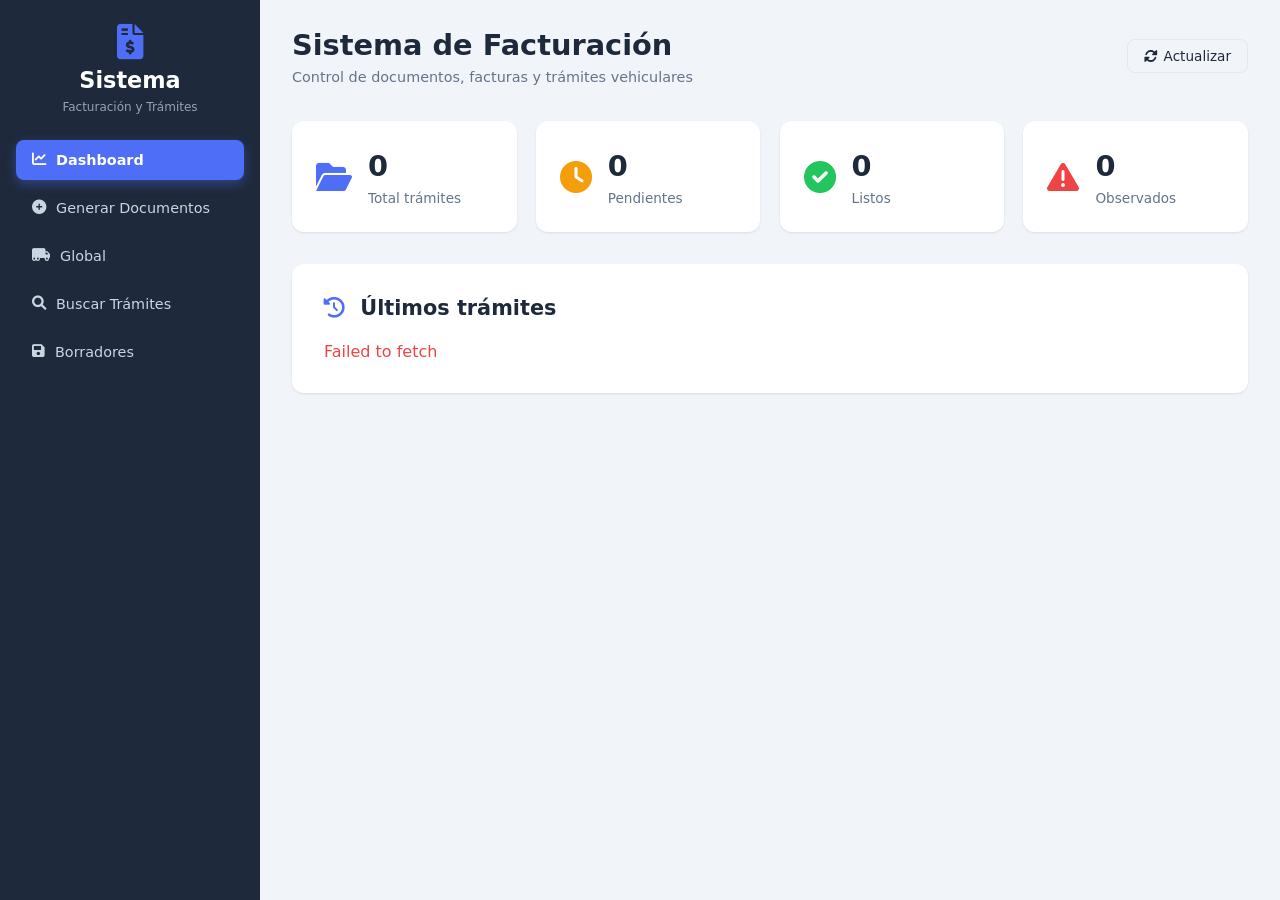
<file: index.html>
<!DOCTYPE html>
<html lang="es">
<head>
  <meta charset="UTF-8" />
  <meta name="viewport" content="width=device-width, initial-scale=1.0" />
  <title>Sistema de Facturación | Vehículos</title>

  <link rel="stylesheet" href="https://cdnjs.cloudflare.com/ajax/libs/font-awesome/6.0.0-beta3/css/all.min.css" />
  <link rel="stylesheet" href="styles.css" />
</head>
<body>

<!-- Loader Global Personalizado -->
<div id="globalLoader" class="global-loader">
  <div class="loader-spinner"></div>
  <p>Procesando...</p>
</div>

<!-- Contenedor de notificaciones Toast -->
<div id="toastContainer" class="toast-container"></div>

<div class="app">

  <aside class="sidebar">
    <div class="brand">
      <i class="fas fa-file-invoice-dollar"></i>
      <h2>Sistema</h2>
      <p>Facturación y Trámites</p>
    </div>

    <button class="nav-btn active" data-section="dashboard">
      <i class="fas fa-chart-line"></i> Dashboard
    </button>

    <button class="nav-btn" data-section="generar">
      <i class="fas fa-plus-circle"></i> Generar Documentos
    </button>

    <button class="nav-btn" data-section="global">
      <i class="fas fa-truck-moving"></i> Global
    </button>

    <button class="nav-btn" data-section="buscar">
      <i class="fas fa-search"></i> Buscar Trámites
    </button>

    <button class="nav-btn" data-section="borradores">
      <i class="fas fa-save"></i> Borradores
    </button>
  </aside>

  <main class="main">

    <header class="topbar">
      <div>
        <h1>Sistema de Facturación</h1>
        <p>Control de documentos, facturas y trámites vehiculares</p>
      </div>

      <button id="btnActualizarDashboard" class="btn-small">
        <i class="fas fa-sync-alt"></i> Actualizar
      </button>
    </header>

    <section id="section-dashboard" class="page-section active">
      <div class="cards">
        <div class="card">
          <i class="fas fa-folder-open"></i>
          <div>
            <h3 id="dashTotal">0</h3>
            <p>Total trámites</p>
          </div>
        </div>

        <div class="card warning">
          <i class="fas fa-clock"></i>
          <div>
            <h3 id="dashPendientes">0</h3>
            <p>Pendientes</p>
          </div>
        </div>

        <div class="card success">
          <i class="fas fa-check-circle"></i>
          <div>
            <h3 id="dashListos">0</h3>
            <p>Listos</p>
          </div>
        </div>

        <div class="card danger">
          <i class="fas fa-exclamation-triangle"></i>
          <div>
            <h3 id="dashObservados">0</h3>
            <p>Observados</p>
          </div>
        </div>
      </div>

      <div class="panel">
        <h2><i class="fas fa-history"></i> Últimos trámites</h2>
        <div id="ultimosTramites" class="tramites-list">
          <!-- Skeleton loader se insertará vía JS -->
        </div>
      </div>
    </section>

    <section id="section-generar" class="page-section">
      <div class="panel">
        <h2><i class="fas fa-file-pdf"></i> Generar documentos</h2>
        <p class="muted">Complete todos los datos para generar FAC, CP y MF.</p>

        <div class="form-content">

          <div class="section">
            <h3><i class="fas fa-user-check"></i> Datos del Vendedor</h3>
            <div class="row">
              <div class="form-group">
                <label><i class="fas fa-user"></i> Nombre Completo *</label>
                <input type="text" id="v_nombre" placeholder="Ej: Juan Pérez" />
              </div>
              <div class="form-group">
                <label><i class="fas fa-phone-alt"></i> Teléfono *</label>
                <input type="tel" id="v_telefono" placeholder="61234567" />
              </div>
              <div class="form-group">
                <label><i class="fas fa-envelope"></i> Correo Electrónico</label>
                <input type="email" id="v_correo" placeholder="juan@ejemplo.com" />
              </div>
              <div class="form-group">
                <label><i class="fas fa-id-card"></i> Identificación</label>
                <input type="text" id="v_id" placeholder="8-123-456" />
              </div>
            </div>
          </div>

          <div class="section">
            <h3><i class="fas fa-users"></i> Datos del Cliente</h3>
            <div class="row">
              <div class="form-group">
                <label><i class="fas fa-user-tie"></i> Nombre Completo *</label>
                <input type="text" id="c_nombre" placeholder="Ej: María Gómez" />
              </div>
              <div class="form-group">
                <label><i class="fas fa-phone-alt"></i> Teléfono</label>
                <input type="tel" id="c_telefono" placeholder="69876543" />
              </div>
              <div class="form-group">
                <label><i class="fas fa-id-card"></i> Identificación</label>
                <input type="text" id="c_id" placeholder="8-789-123" />
              </div>
              <div class="form-group">
                <label><i class="fas fa-envelope"></i> Correo Electrónico</label>
                <input type="email" id="c_correo" placeholder="maria@ejemplo.com" />
              </div>
            </div>
          </div>

          <div class="section">
            <h3><i class="fas fa-file-invoice"></i> Datos del Documento</h3>
            <div class="row">
              <div class="form-group">
                <label><i class="fas fa-hashtag"></i> Número de Factura *</label>
                <input type="text" id="numero_factura" placeholder="Ej: 000111" />
              </div>
              <div class="form-group">
                <label><i class="fas fa-calendar-alt"></i> Fecha opcional</label>
                <input type="date" id="fecha" />
              </div>
            </div>
          </div>

          <div class="section">
            <h3><i class="fas fa-car"></i> Datos del Vehículo</h3>
            <div class="row">
              <div class="form-group">
                <label><i class="fas fa-trademark"></i> Marca *</label>
                <input type="text" id="marca" placeholder="Toyota, Honda, etc" />
              </div>
              <div class="form-group">
                <label><i class="fas fa-code-branch"></i> Modelo *</label>
                <input type="text" id="modelo" placeholder="Hilux, Civic, etc" />
              </div>
              <div class="form-group">
                <label><i class="fas fa-barcode"></i> Chasis</label>
                <input type="text" id="chasis" placeholder="Número de chasis" />
              </div>
              <div class="form-group">
                <label><i class="fas fa-microchip"></i> Motor</label>
                <input type="text" id="motor" placeholder="Número de motor" />
              </div>
              <div class="form-group">
                <label><i class="fas fa-palette"></i> Color</label>
                <input type="text" id="color" placeholder="Blanco, Negro, etc" />
              </div>
              <div class="form-group">
                <label><i class="fas fa-calendar"></i> Año</label>
                <input type="text" id="anio" placeholder="2022" />
              </div>
            </div>
          </div>

          <div class="section">
            <h3><i class="fas fa-coins"></i> Costos</h3>
            <div class="row">
              <div class="form-group">
                <label><i class="fas fa-dollar-sign"></i> Precio Unitario *</label>
                <input type="number" id="precio" placeholder="0.00" step="0.01" />
              </div>
              <div class="form-group">
                <label><i class="fas fa-truck-fast"></i> Flete</label>
                <input type="number" id="flete" placeholder="0.00" step="0.01" />
              </div>
              <div class="form-group">
                <label><i class="fas fa-shield-alt"></i> Seguro</label>
                <input type="number" id="seguro" placeholder="0.00" step="0.01" />
              </div>
            </div>
          </div>

          <button id="btnGenerar">
            <i class="fas fa-file-pdf"></i> Generar Documentos
          </button>

          <button id="btnGuardarBorradorFactura" class="btn-secondary" type="button">
            <i class="fas fa-save"></i> Guardar como borrador
          </button>

          <div id="resultados" class="resultados"></div>
          <div id="error" class="error"></div>

        </div>
      </div>
    </section>

    <section id="section-global" class="page-section">
      <div class="panel">
        <h2><i class="fas fa-truck-moving"></i> Manifiesto de Carga Global</h2>
        <p class="muted">
          El sistema buscará cada factura en el historial. Si no existe, despliega los datos manuales del auto correspondiente.
        </p>

        <div class="form-content">

          <div class="section">
            <h3><i class="fas fa-car-side"></i> Cantidad de autos</h3>

            <div class="row">
              <div class="form-group">
                <label><i class="fas fa-list-ol"></i> Autos en la grúa *</label>
                <select id="global_cantidad">
                  <option value="1">1 auto</option>
                  <option value="2">2 autos</option>
                  <option value="3">3 autos</option>
                </select>
              </div>
            </div>
          </div>

          <div class="section">
            <h3><i class="fas fa-file-invoice"></i> Facturas de los autos</h3>

            <div class="row">
              <div class="form-group" id="grupo_global_fac1">
                <label><i class="fas fa-hashtag"></i> Factura auto 1 *</label>
                <input type="text" id="global_fac1" placeholder="Ej: 000111" />
              </div>

              <div class="form-group" id="grupo_global_fac2">
                <label><i class="fas fa-hashtag"></i> Factura auto 2 *</label>
                <input type="text" id="global_fac2" placeholder="Ej: 000222" />
              </div>

              <div class="form-group" id="grupo_global_fac3">
                <label><i class="fas fa-hashtag"></i> Factura auto 3 *</label>
                <input type="text" id="global_fac3" placeholder="Ej: 000333" />
              </div>
            </div>

            <p class="muted">
              Nombre generado: <strong id="global_nombre_preview">GLOBAL</strong>
            </p>
          </div>

          <div class="manual-global-box" id="manual_auto1">
            <button type="button" class="btn-small" onclick="toggleManualGlobal(1)">
              <i class="fas fa-pen"></i> Datos manuales auto 1
            </button>

            <div class="manual-content hidden" id="manual_content_1">
              <h4>Datos manuales auto 1</h4>

              <div class="row">
                <div class="form-group">
                  <label>Vendedor</label>
                  <input type="text" id="manual1_vendedor" placeholder="Nombre del vendedor" />
                </div>

                <div class="form-group">
                  <label>Factura</label>
                  <input type="text" id="manual1_factura" placeholder="Ej: 000111" />
                </div>

                <div class="form-group">
                  <label>Cliente</label>
                  <input type="text" id="manual1_cliente" placeholder="Nombre del cliente" />
                </div>

                <div class="form-group">
                  <label>Marca</label>
                  <input type="text" id="manual1_marca" placeholder="Toyota, Honda, etc." />
                </div>

                <div class="form-group">
                  <label>Modelo</label>
                  <input type="text" id="manual1_modelo" placeholder="Hilux, Civic, etc." />
                </div>

                <div class="form-group">
                  <label>Chasis</label>
                  <input type="text" id="manual1_chasis" placeholder="Número de chasis" />
                </div>

                <div class="form-group">
                  <label>Motor</label>
                  <input type="text" id="manual1_motor" placeholder="Número de motor" />
                </div>

                <div class="form-group">
                  <label>Año</label>
                  <input type="text" id="manual1_anio" placeholder="2022" />
                </div>

                <div class="form-group">
                  <label>Color</label>
                  <input type="text" id="manual1_color" placeholder="Blanco, Negro, etc." />
                </div>
              </div>
            </div>
          </div>

          <div class="manual-global-box" id="manual_auto2">
            <button type="button" class="btn-small" onclick="toggleManualGlobal(2)">
              <i class="fas fa-pen"></i> Datos manuales auto 2
            </button>

            <div class="manual-content hidden" id="manual_content_2">
              <h4>Datos manuales auto 2</h4>

              <div class="row">
                <div class="form-group">
                  <label>Vendedor</label>
                  <input type="text" id="manual2_vendedor" placeholder="Nombre del vendedor" />
                </div>

                <div class="form-group">
                  <label>Factura</label>
                  <input type="text" id="manual2_factura" placeholder="Ej: 000222" />
                </div>

                <div class="form-group">
                  <label>Cliente</label>
                  <input type="text" id="manual2_cliente" placeholder="Nombre del cliente" />
                </div>

                <div class="form-group">
                  <label>Marca</label>
                  <input type="text" id="manual2_marca" placeholder="Toyota, Honda, etc." />
                </div>

                <div class="form-group">
                  <label>Modelo</label>
                  <input type="text" id="manual2_modelo" placeholder="Hilux, Civic, etc." />
                </div>

                <div class="form-group">
                  <label>Chasis</label>
                  <input type="text" id="manual2_chasis" placeholder="Número de chasis" />
                </div>

                <div class="form-group">
                  <label>Motor</label>
                  <input type="text" id="manual2_motor" placeholder="Número de motor" />
                </div>

                <div class="form-group">
                  <label>Año</label>
                  <input type="text" id="manual2_anio" placeholder="2022" />
                </div>

                <div class="form-group">
                  <label>Color</label>
                  <input type="text" id="manual2_color" placeholder="Blanco, Negro, etc." />
                </div>
              </div>
            </div>
          </div>

          <div class="manual-global-box" id="manual_auto3">
            <button type="button" class="btn-small" onclick="toggleManualGlobal(3)">
              <i class="fas fa-pen"></i> Datos manuales auto 3
            </button>

            <div class="manual-content hidden" id="manual_content_3">
              <h4>Datos manuales auto 3</h4>

              <div class="row">
                <div class="form-group">
                  <label>Vendedor</label>
                  <input type="text" id="manual3_vendedor" placeholder="Nombre del vendedor" />
                </div>

                <div class="form-group">
                  <label>Factura</label>
                  <input type="text" id="manual3_factura" placeholder="Ej: 000333" />
                </div>

                <div class="form-group">
                  <label>Cliente</label>
                  <input type="text" id="manual3_cliente" placeholder="Nombre del cliente" />
                </div>

                <div class="form-group">
                  <label>Marca</label>
                  <input type="text" id="manual3_marca" placeholder="Toyota, Honda, etc." />
                </div>

                <div class="form-group">
                  <label>Modelo</label>
                  <input type="text" id="manual3_modelo" placeholder="Hilux, Civic, etc." />
                </div>

                <div class="form-group">
                  <label>Chasis</label>
                  <input type="text" id="manual3_chasis" placeholder="Número de chasis" />
                </div>

                <div class="form-group">
                  <label>Motor</label>
                  <input type="text" id="manual3_motor" placeholder="Número de motor" />
                </div>

                <div class="form-group">
                  <label>Año</label>
                  <input type="text" id="manual3_anio" placeholder="2022" />
                </div>

                <div class="form-group">
                  <label>Color</label>
                  <input type="text" id="manual3_color" placeholder="Blanco, Negro, etc." />
                </div>
              </div>
            </div>
          </div>

          <div class="section">
            <h3><i class="fas fa-id-badge"></i> Datos del Conductor</h3>

            <div class="row">
              <div class="form-group">
                <label><i class="fas fa-user"></i> Nombre del conductor *</label>
                <input type="text" id="global_conductor_nombre" placeholder="Ej: Carlos Rodríguez" />
              </div>

              <div class="form-group">
                <label><i class="fas fa-passport"></i> Pasaporte *</label>
                <input type="text" id="global_conductor_pasaporte" placeholder="Ej: PA123456" />
              </div>

              <div class="form-group">
                <label><i class="fas fa-id-card"></i> Licencia *</label>
                <input type="text" id="global_conductor_licencia" placeholder="Ej: LIC98765" />
              </div>

              <div class="form-group">
                <label><i class="fas fa-truck"></i> Placa del cabezal *</label>
                <input type="text" id="global_placa_cabezal" placeholder="Ej: AB1234" />
              </div>

              <div class="form-group">
                <label><i class="fas fa-barcode"></i> Código de transporte *</label>
                <input type="text" id="global_codigo_transporte" placeholder="Ej: TRANS001" />
              </div>
            </div>
          </div>

          <button id="btnGenerarGlobal">
            <i class="fas fa-file-pdf"></i> Generar Manifiesto Global
          </button>

          <button id="btnGuardarBorradorGlobal" class="btn-secondary" type="button">
           <i class="fas fa-save"></i> Guardar global como borrador
          </button>

          <div id="resultadoGlobal" class="resultados"></div>
          <div id="errorGlobal" class="error"></div>

        </div>
      </div>
    </section>

   <section id="section-borradores" class="page-section">
     <div class="panel">
        <h2><i class="fas fa-save"></i> Borradores guardados</h2>
        <p class="muted">
        Aquí aparecen los formularios incompletos guardados para continuar luego.
      </p>

    <div class="draft-top-actions">
      <button id="btnActualizarBorradores" class="btn-small">
        <i class="fas fa-sync-alt"></i> Actualizar borradores
      </button>
    </div>

      <div id="listaBorradores" class="draft-list">
        <p class="muted">Cargando borradores...</p>
         </div>
      </div>
  </section>   

    <section id="section-buscar" class="page-section">
      <div class="panel">
        <h2><i class="fas fa-search"></i> Buscar trámites</h2>
        <p class="muted">Busque por factura, cliente, vendedor, marca, modelo o chasis.</p>

        <div class="search-box">
          <input type="text" id="inputBusqueda" placeholder="Ej: 000111, María, Toyota, Hilux..." />
          <button id="btnBuscar" class="btn-search">
            <i class="fas fa-search"></i> Buscar
          </button>
        </div>

        <div id="resultadosBusqueda" class="tramites-list"></div>
      </div>
    </section>

    <section id="section-detalle" class="page-section">
      <div class="panel">
        <button id="btnVolverBusqueda" class="btn-small">
          <i class="fas fa-arrow-left"></i> Volver
        </button>

        <div id="detalleTramite"></div>
      </div>
    </section>

  </main>
</div>

<script src="script.js"></script>
</body>
</html>
</file>
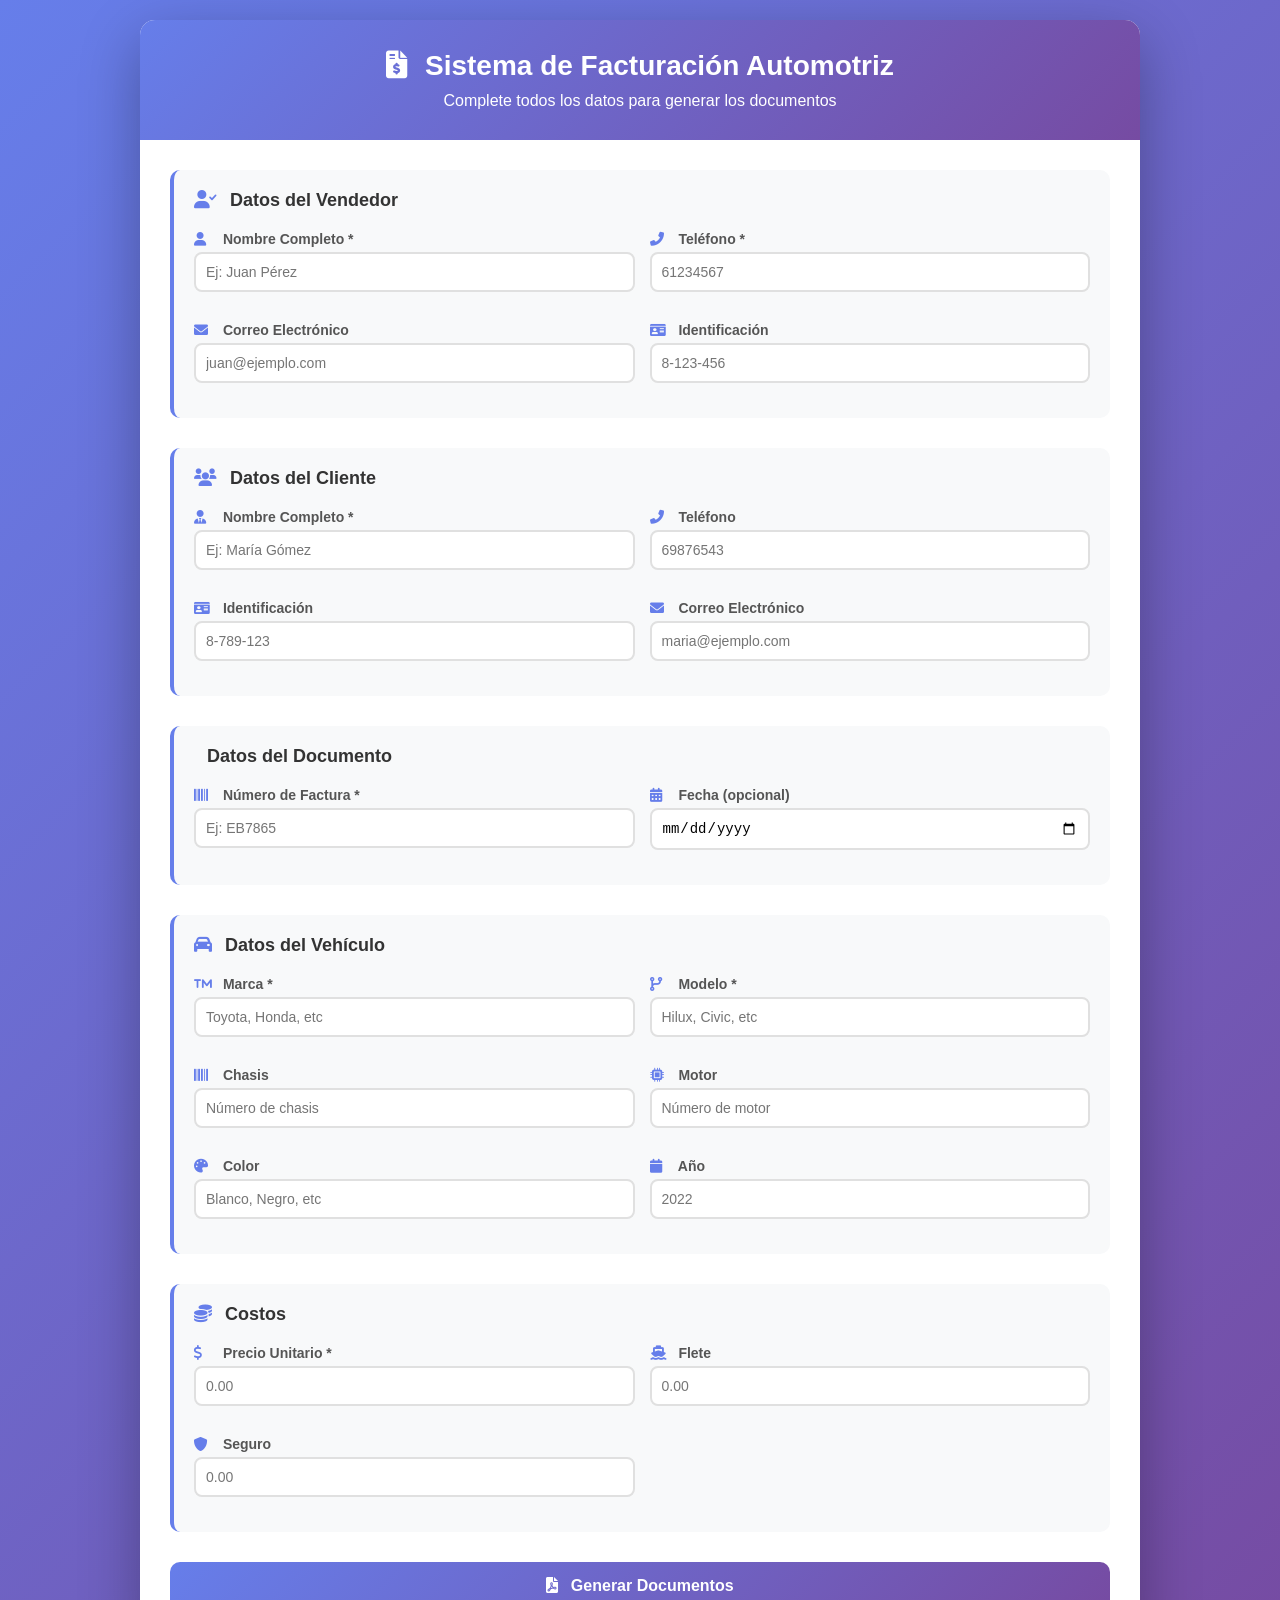
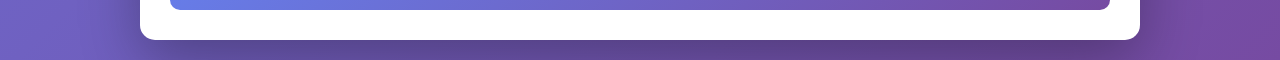
<file: principal/index.html>
<!DOCTYPE html>
<html lang="es">
<head>
  <meta charset="UTF-8" />
  <meta name="viewport" content="width=device-width, initial-scale=1.0" />
  <title>Sistema de Facturación | Vehículos</title>
  <!-- Font Awesome 6 -->
  <link rel="stylesheet" href="https://cdnjs.cloudflare.com/ajax/libs/font-awesome/6.0.0-beta3/css/all.min.css" />
  <!-- Estilos personalizados -->
  <link rel="stylesheet" href="styles.css" />
</head>
<body>

<div class="container">
  <div class="header">
    <h1><i class="fas fa-file-invoice-dollar"></i> Sistema de Facturación Automotriz</h1>
    <p>Complete todos los datos para generar los documentos</p>
  </div>

  <div class="form-content">
    <!-- VENDEDOR -->
    <div class="section">
      <h3><i class="fas fa-user-check"></i> Datos del Vendedor</h3>
      <div class="row">
        <div class="form-group">
          <label><i class="fas fa-user"></i> Nombre Completo *</label>
          <input type="text" id="v_nombre" placeholder="Ej: Juan Pérez" />
        </div>
        <div class="form-group">
          <label><i class="fas fa-phone-alt"></i> Teléfono *</label>
          <input type="tel" id="v_telefono" placeholder="61234567" />
        </div>
        <div class="form-group">
          <label><i class="fas fa-envelope"></i> Correo Electrónico</label>
          <input type="email" id="v_correo" placeholder="juan@ejemplo.com" />
        </div>
        <div class="form-group">
          <label><i class="fas fa-id-card"></i> Identificación</label>
          <input type="text" id="v_id" placeholder="8-123-456" />
        </div>
      </div>
    </div>

    <!-- CLIENTE -->
    <div class="section">
      <h3><i class="fas fa-users"></i> Datos del Cliente</h3>
      <div class="row">
        <div class="form-group">
          <label><i class="fas fa-user-tie"></i> Nombre Completo *</label>
          <input type="text" id="c_nombre" placeholder="Ej: María Gómez" />
        </div>
        <div class="form-group">
          <label><i class="fas fa-phone-alt"></i> Teléfono</label>
          <input type="tel" id="c_telefono" placeholder="69876543" />
        </div>
        <div class="form-group">
          <label><i class="fas fa-id-card"></i> Identificación</label>
          <input type="text" id="c_id" placeholder="8-789-123" />
        </div>
        <div class="form-group">
          <label><i class="fas fa-envelope"></i> Correo Electrónico</label>
          <input type="email" id="c_correo" placeholder="maria@ejemplo.com" />
        </div>
      </div>
    </div>

    <!-- DOCUMENTO -->
    <div class="section">
      <h3><i class="fas fa-document"></i> Datos del Documento</h3>
      <div class="row">
        <div class="form-group">
          <label><i class="fas fa-barcode"></i> Número de Factura *</label>
          <input type="text" id="numero_factura" placeholder="Ej: EB7865" />
        </div>
        <div class="form-group">
          <label><i class="fas fa-calendar-alt"></i> Fecha (opcional)</label>
          <input type="date" id="fecha" />
        </div>
      </div>
    </div>

    <!-- VEHÍCULO -->
    <div class="section">
      <h3><i class="fas fa-car"></i> Datos del Vehículo</h3>
      <div class="row">
        <div class="form-group">
          <label><i class="fas fa-trademark"></i> Marca *</label>
          <input type="text" id="marca" placeholder="Toyota, Honda, etc" />
        </div>
        <div class="form-group">
          <label><i class="fas fa-code-branch"></i> Modelo *</label>
          <input type="text" id="modelo" placeholder="Hilux, Civic, etc" />
        </div>
        <div class="form-group">
          <label><i class="fas fa-barcode"></i> Chasis</label>
          <input type="text" id="chasis" placeholder="Número de chasis" />
        </div>
        <div class="form-group">
          <label><i class="fas fa-microchip"></i> Motor</label>
          <input type="text" id="motor" placeholder="Número de motor" />
        </div>
        <div class="form-group">
          <label><i class="fas fa-palette"></i> Color</label>
          <input type="text" id="color" placeholder="Blanco, Negro, etc" />
        </div>
        <div class="form-group">
          <label><i class="fas fa-calendar"></i> Año</label>
          <input type="text" id="anio" placeholder="2022" />
        </div>
      </div>
    </div>

    <!-- COSTOS -->
    <div class="section">
      <h3><i class="fas fa-coins"></i> Costos</h3>
      <div class="row">
        <div class="form-group">
          <label><i class="fas fa-dollar-sign"></i> Precio Unitario *</label>
          <input type="number" id="precio" placeholder="0.00" step="0.01" />
        </div>
        <div class="form-group">
          <label><i class="fas fa-ship"></i> Flete</label>
          <input type="number" id="flete" placeholder="0.00" step="0.01" />
        </div>
        <div class="form-group">
          <label><i class="fas fa-shield-alt"></i> Seguro</label>
          <input type="number" id="seguro" placeholder="0.00" step="0.01" />
        </div>
      </div>
    </div>

    <button id="btnGenerar"><i class="fas fa-file-pdf"></i> Generar Documentos</button>

    <div id="resultados" class="resultados"></div>
    <div id="error" class="error"></div>
  </div>
</div>

<script src="script.js"></script>
</body>
</html>
</file>
<file: styles.css>
/* ===============================
   VARIABLES Y RESET
   =============================== */
:root {
  --primary: #4f6ef7;
  --primary-hover: #3b54d4;
  --success: #22c55e;
  --success-bg: #dcfce7;
  --warning: #f59e0b;
  --warning-bg: #fef9c3;
  --danger: #ef4444;
  --danger-bg: #fee2e2;
  --bg: #f1f5f9;
  --sidebar-bg: #1e293b;
  --card-bg: #ffffff;
  --text: #1e293b;
  --muted: #64748b;
  --border: #e2e8f0;
  --radius: 12px;
  --shadow: 0 1px 3px rgba(0,0,0,0.06), 0 1px 2px rgba(0,0,0,0.04);
  --shadow-lg: 0 10px 25px rgba(0,0,0,0.08);
  --transition: 0.2s cubic-bezier(0.4, 0, 0.2, 1);
}

*, *::before, *::after {
  box-sizing: border-box;
  margin: 0;
  padding: 0;
}

body {
  font-family: 'Inter', 'Segoe UI', system-ui, -apple-system, sans-serif;
  background: var(--bg);
  color: var(--text);
  line-height: 1.5;
  min-height: 100vh;
}

/* ===============================
   GLOBAL LOADER
   =============================== */
.global-loader {
  position: fixed;
  inset: 0;
  background: rgba(255,255,255,0.85);
  backdrop-filter: blur(4px);
  display: flex;
  flex-direction: column;
  align-items: center;
  justify-content: center;
  z-index: 9999;
  opacity: 0;
  visibility: hidden;
  transition: opacity 0.3s, visibility 0.3s;
}

.global-loader.show {
  opacity: 1;
  visibility: visible;
}

.global-loader p {
  margin-top: 1rem;
  color: var(--primary);
  font-weight: 500;
  animation: pulse 1.5s infinite;
}

.loader-spinner {
  width: 48px;
  height: 48px;
  border: 4px solid var(--border);
  border-top-color: var(--primary);
  border-radius: 50%;
  animation: spin 0.8s linear infinite;
}

@keyframes spin {
  to { transform: rotate(360deg); }
}

@keyframes pulse {
  0%, 100% { opacity: 1; }
  50% { opacity: 0.4; }
}

/* ===============================
   TOAST NOTIFICATIONS
   =============================== */
.toast-container {
  position: fixed;
  top: 20px;
  right: 20px;
  z-index: 10000;
  display: flex;
  flex-direction: column;
  gap: 10px;
}

.toast {
  background: var(--card-bg);
  border-left: 4px solid var(--primary);
  padding: 14px 20px;
  border-radius: var(--radius);
  box-shadow: var(--shadow-lg);
  display: flex;
  align-items: center;
  gap: 10px;
  min-width: 280px;
  animation: slideInToast 0.4s cubic-bezier(0.16, 1, 0.3, 1);
  transition: transform 0.3s, opacity 0.3s;
}

.toast.success { border-left-color: var(--success); }
.toast.error   { border-left-color: var(--danger); }
.toast.warning { border-left-color: var(--warning); }

.toast.removing {
  transform: translateX(120%);
  opacity: 0;
}

.toast i {
  font-size: 1.2rem;
}

.toast.success i { color: var(--success); }
.toast.error i   { color: var(--danger); }
.toast.warning i { color: var(--warning); }

@keyframes slideInToast {
  from {
    transform: translateX(120%);
    opacity: 0;
  }
  to {
    transform: translateX(0);
    opacity: 1;
  }
}

/* ===============================
   SKELETON LOADERS
   =============================== */
.skeleton {
  background: linear-gradient(90deg, #e2e8f0 25%, #f1f5f9 50%, #e2e8f0 75%);
  background-size: 200% 100%;
  animation: shimmer 1.4s infinite;
  border-radius: 8px;
}

.skeleton-card {
  display: flex;
  align-items: center;
  gap: 16px;
  padding: 16px;
  background: var(--card-bg);
  border-radius: var(--radius);
  margin-bottom: 10px;
  box-shadow: var(--shadow);
}

.skeleton-avatar {
  width: 44px;
  height: 44px;
  border-radius: 50%;
}

.skeleton-lines {
  flex: 1;
  display: flex;
  flex-direction: column;
  gap: 8px;
}

.skeleton-line {
  height: 14px;
  border-radius: 6px;
}

.skeleton-line.short { width: 60%; }
.skeleton-line.medium { width: 80%; }
.skeleton-line.long { width: 100%; }

@keyframes shimmer {
  0% { background-position: -200% 0; }
  100% { background-position: 200% 0; }
}

/* ===============================
   APP LAYOUT
   =============================== */
.app {
  display: flex;
  min-height: 100vh;
}

/* ===============================
   SIDEBAR
   =============================== */
.sidebar {
  width: 260px;
  background: var(--sidebar-bg);
  color: #fff;
  padding: 1.5rem 1rem;
  display: flex;
  flex-direction: column;
  gap: 0.5rem;
  position: fixed;
  top: 0;
  left: 0;
  bottom: 0;
  z-index: 100;
  transition: transform var(--transition);
}

.brand {
  text-align: center;
  margin-bottom: 1rem;
}

.brand i {
  font-size: 2.2rem;
  color: var(--primary);
  margin-bottom: 0.3rem;
}

.brand h2 {
  font-size: 1.4rem;
  font-weight: 700;
}

.brand p {
  font-size: 0.75rem;
  color: #94a3b8;
}

.nav-btn {
  width: 100%;
  padding: 12px 16px;
  background: transparent;
  border: none;
  color: #cbd5e1;
  text-align: left;
  font-size: 0.9rem;
  border-radius: 8px;
  cursor: pointer;
  transition: all var(--transition);
  display: flex;
  align-items: center;
  gap: 10px;
  position: relative;
  overflow: hidden;
}

.nav-btn:hover {
  background: rgba(255,255,255,0.08);
  color: #fff;
  transform: translateX(4px);
}

.nav-btn.active {
  background: var(--primary);
  color: #fff;
  font-weight: 600;
  box-shadow: 0 4px 12px rgba(79, 110, 247, 0.4);
}

.nav-btn::after {
  content: '';
  position: absolute;
  inset: 0;
  background: radial-gradient(circle at center, rgba(255,255,255,0.3) 0%, transparent 70%);
  opacity: 0;
  transition: opacity 0.4s;
}

.nav-btn:active::after {
  opacity: 1;
  transition: opacity 0s;
}

/* ===============================
   MAIN
   =============================== */
.main {
  flex: 1;
  margin-left: 260px;
  padding: 1.5rem 2rem 3rem;
  transition: margin-left var(--transition);
}

/* ===============================
   TOPBAR
   =============================== */
.topbar {
  display: flex;
  justify-content: space-between;
  align-items: center;
  margin-bottom: 2rem;
  animation: fadeInDown 0.5s ease;
}

.topbar h1 {
  font-size: 1.8rem;
  font-weight: 700;
}

.topbar p {
  color: var(--muted);
  font-size: 0.9rem;
}

@keyframes fadeInDown {
  from {
    opacity: 0;
    transform: translateY(-10px);
  }
  to {
    opacity: 1;
    transform: translateY(0);
  }
}

/* ===============================
   PAGE SECTIONS (transiciones)
   =============================== */
.page-section {
  display: none;
  opacity: 0;
  transform: translateY(12px);
  transition: opacity 0.35s ease, transform 0.35s ease;
}

.page-section.active {
  display: block;
  opacity: 1;
  transform: translateY(0);
  animation: sectionEnter 0.4s ease;
}

@keyframes sectionEnter {
  from {
    opacity: 0;
    transform: translateY(16px);
  }
  to {
    opacity: 1;
    transform: translateY(0);
  }
}

/* ===============================
   CARDS
   =============================== */
.cards {
  display: grid;
  grid-template-columns: repeat(auto-fit, minmax(200px, 1fr));
  gap: 1.2rem;
  margin-bottom: 2rem;
}

.card {
  background: var(--card-bg);
  padding: 1.5rem;
  border-radius: var(--radius);
  box-shadow: var(--shadow);
  display: flex;
  align-items: center;
  gap: 1rem;
  transition: all var(--transition);
  cursor: default;
  animation: cardPop 0.5s ease backwards;
}

.card:nth-child(1) { animation-delay: 0.05s; }
.card:nth-child(2) { animation-delay: 0.12s; }
.card:nth-child(3) { animation-delay: 0.19s; }
.card:nth-child(4) { animation-delay: 0.26s; }

@keyframes cardPop {
  from {
    opacity: 0;
    transform: scale(0.92);
  }
  to {
    opacity: 1;
    transform: scale(1);
  }
}

.card:hover {
  transform: translateY(-3px);
  box-shadow: var(--shadow-lg);
}

.card i {
  font-size: 2rem;
  color: var(--primary);
  transition: transform var(--transition);
}

.card:hover i {
  transform: scale(1.15);
}

.card.warning i { color: var(--warning); }
.card.success i { color: var(--success); }
.card.danger i  { color: var(--danger); }

.card h3 {
  font-size: 1.8rem;
  font-weight: 700;
}

.card p {
  color: var(--muted);
  font-size: 0.85rem;
}

/* ===============================
   PANELS
   =============================== */
.panel {
  background: var(--card-bg);
  border-radius: var(--radius);
  padding: 1.8rem 2rem;
  box-shadow: var(--shadow);
  margin-bottom: 1.5rem;
  animation: fadeInUp 0.4s ease;
}

@keyframes fadeInUp {
  from { opacity: 0; transform: translateY(10px); }
  to   { opacity: 1; transform: translateY(0); }
}

.panel h2 {
  font-size: 1.3rem;
  margin-bottom: 0.8rem;
}

.panel h2 i {
  margin-right: 8px;
  color: var(--primary);
}

.muted {
  color: var(--muted);
  font-size: 0.9rem;
}

/* ===============================
   FORM STYLES
   =============================== */
.form-content {
  margin-top: 1rem;
}

.section {
  margin-bottom: 1.8rem;
}

.section h3 {
  font-size: 1rem;
  font-weight: 600;
  margin-bottom: 1rem;
  color: var(--text);
  border-bottom: 2px solid var(--border);
  padding-bottom: 0.5rem;
}

.section h3 i {
  color: var(--primary);
  margin-right: 6px;
}

.row {
  display: grid;
  grid-template-columns: repeat(auto-fit, minmax(200px, 1fr));
  gap: 1rem;
}

.form-group {
  display: flex;
  flex-direction: column;
  gap: 0.4rem;
}

.form-group label {
  font-size: 0.85rem;
  font-weight: 500;
  color: var(--text);
}

.form-group label i {
  width: 16px;
  color: var(--muted);
  margin-right: 4px;
}

.form-group input,
.form-group select {
  padding: 10px 14px;
  border: 2px solid var(--border);
  border-radius: 8px;
  font-size: 0.9rem;
  transition: all var(--transition);
  background: #fafbfc;
  outline: none;
}

.form-group input:focus,
.form-group select:focus {
  border-color: var(--primary);
  background: #fff;
  box-shadow: 0 0 0 4px rgba(79, 110, 247, 0.1);
}

/* ===============================
   BUTTONS
   =============================== */
button {
  cursor: pointer;
  font-family: inherit;
  transition: all var(--transition);
}

.btn-small {
  padding: 8px 16px;
  background: var(--bg);
  border: 1px solid var(--border);
  border-radius: 8px;
  font-size: 0.85rem;
  color: var(--text);
  display: inline-flex;
  align-items: center;
  gap: 6px;
}

.btn-small:hover {
  background: #e2e8f0;
  transform: translateY(-1px);
}

#btnGenerar,
#btnGenerarGlobal {
  width: 100%;
  padding: 14px 24px;
  background: var(--primary);
  color: #fff;
  border: none;
  border-radius: var(--radius);
  font-size: 1rem;
  font-weight: 600;
  margin-top: 1rem;
  display: flex;
  align-items: center;
  justify-content: center;
  gap: 8px;
  box-shadow: 0 4px 14px rgba(79, 110, 247, 0.3);
  position: relative;
  overflow: hidden;
}

#btnGenerar:hover,
#btnGenerarGlobal:hover {
  background: var(--primary-hover);
  transform: translateY(-2px);
  box-shadow: 0 6px 20px rgba(79, 110, 247, 0.4);
}

#btnGenerar:active,
#btnGenerarGlobal:active {
  transform: translateY(0);
}

#btnGenerar:disabled,
#btnGenerarGlobal:disabled {
  opacity: 0.7;
  cursor: not-allowed;
  transform: none;
}

.btn-secondary {
  width: 100%;
  padding: 12px 20px;
  background: transparent;
  color: var(--primary);
  border: 2px solid var(--primary);
  border-radius: var(--radius);
  font-size: 0.95rem;
  font-weight: 500;
  margin-top: 0.5rem;
  display: flex;
  align-items: center;
  justify-content: center;
  gap: 8px;
}

.btn-secondary:hover {
  background: rgba(79, 110, 247, 0.06);
}

.btn-search {
  padding: 10px 20px;
  background: var(--primary);
  color: #fff;
  border: none;
  border-radius: 8px;
  font-size: 0.9rem;
  display: flex;
  align-items: center;
  gap: 6px;
  white-space: nowrap;
}

.btn-search:hover {
  background: var(--primary-hover);
}

.btn-delete {
  background: transparent;
  color: var(--danger);
  border: 1px solid var(--danger);
  padding: 6px 12px;
  border-radius: 6px;
  font-size: 0.8rem;
  display: inline-flex;
  align-items: center;
  gap: 4px;
}

.btn-delete:hover {
  background: var(--danger-bg);
}

/* Spinner en botón */
.spinner {
  display: inline-block;
  width: 18px;
  height: 18px;
  border: 2px solid rgba(255,255,255,0.4);
  border-top-color: #fff;
  border-radius: 50%;
  animation: spin 0.7s linear infinite;
}

/* ===============================
   TRAMITES LIST / CARDS
   =============================== */
.tramites-list {
  margin-top: 1rem;
}

.tramite-card {
  background: var(--card-bg);
  border: 1px solid var(--border);
  border-radius: var(--radius);
  padding: 1rem 1.2rem;
  margin-bottom: 0.8rem;
  transition: all var(--transition);
  animation: fadeInUp 0.3s ease backwards;
}

.tramite-card:hover {
  border-color: var(--primary);
  box-shadow: var(--shadow-lg);
  transform: translateY(-2px);
}

.tramite-main {
  display: flex;
  justify-content: space-between;
  align-items: flex-start;
  flex-wrap: wrap;
  gap: 1rem;
}

.tramite-main h3 {
  font-size: 1rem;
  margin-bottom: 0.3rem;
}

.tramite-main p {
  font-size: 0.85rem;
  color: var(--muted);
}

.tramite-actions {
  display: flex;
  gap: 8px;
  margin-top: 0.8rem;
  flex-wrap: wrap;
}

.tramite-actions button,
.tramite-actions a {
  padding: 6px 14px;
  border-radius: 6px;
  font-size: 0.8rem;
  border: 1px solid var(--border);
  background: var(--bg);
  color: var(--text);
  text-decoration: none;
  display: inline-flex;
  align-items: center;
  gap: 4px;
  transition: all var(--transition);
}

.tramite-actions button:hover,
.tramite-actions a:hover {
  background: #e2e8f0;
}

.badge {
  padding: 6px 14px;
  border-radius: 50px;
  font-size: 0.75rem;
  font-weight: 600;
  text-transform: uppercase;
  letter-spacing: 0.3px;
}

.badge.success { background: var(--success-bg); color: var(--success); }
.badge.warning { background: var(--warning-bg); color: var(--warning); }
.badge.danger  { background: var(--danger-bg); color: var(--danger); }

/* ===============================
   RESULTADOS / ERROR
   =============================== */
.resultados {
  margin-top: 1.2rem;
  padding: 1rem;
  background: var(--success-bg);
  border-radius: var(--radius);
  display: none;
  animation: fadeInUp 0.4s ease;
}

.resultados.show {
  display: block;
}

.resultados h3 {
  color: var(--success);
  margin-bottom: 0.5rem;
}

.link-group {
  display: flex;
  gap: 10px;
  flex-wrap: wrap;
  margin-top: 0.8rem;
}

.link-group a {
  padding: 8px 16px;
  background: var(--primary);
  color: #fff;
  border-radius: 6px;
  text-decoration: none;
  font-size: 0.85rem;
  display: flex;
  align-items: center;
  gap: 6px;
  transition: all var(--transition);
}

.link-group a:hover {
  background: var(--primary-hover);
  transform: translateY(-1px);
}

.error {
  margin-top: 1rem;
  padding: 1rem;
  background: var(--danger-bg);
  color: var(--danger);
  border-radius: var(--radius);
  display: none;
  animation: shake 0.5s ease;
}

.error.show {
  display: block;
}

@keyframes shake {
  0%, 100% { transform: translateX(0); }
  20% { transform: translateX(-6px); }
  40% { transform: translateX(6px); }
  60% { transform: translateX(-4px); }
  80% { transform: translateX(4px); }
}

.error-inline {
  color: var(--danger);
  font-weight: 500;
}

/* ===============================
   SEARCH BOX
   =============================== */
.search-box {
  display: flex;
  gap: 10px;
  margin: 1rem 0 1.5rem;
}

.search-box input {
  flex: 1;
  padding: 10px 16px;
  border: 2px solid var(--border);
  border-radius: 8px;
  font-size: 0.9rem;
  transition: all var(--transition);
  outline: none;
}

.search-box input:focus {
  border-color: var(--primary);
  box-shadow: 0 0 0 4px rgba(79, 110, 247, 0.1);
}

/* ===============================
   MANUAL GLOBAL
   =============================== */
.manual-global-box {
  margin: 1rem 0;
}

.manual-content {
  margin-top: 0.8rem;
  padding: 1rem;
  background: #f8fafc;
  border-radius: var(--radius);
  border: 1px dashed var(--border);
  transition: all 0.3s ease;
}

.manual-content.hidden {
  display: none;
}

.manual-content h4 {
  margin-bottom: 0.8rem;
  color: var(--primary);
}

/* ===============================
   DETALLE
   =============================== */
.detalle-header {
  display: flex;
  justify-content: space-between;
  align-items: flex-start;
  flex-wrap: wrap;
  gap: 1rem;
  margin-bottom: 1.2rem;
}

.docs-list {
  margin: 1rem 0;
}

.doc-item {
  display: flex;
  justify-content: space-between;
  align-items: center;
  padding: 0.8rem;
  border: 1px solid var(--border);
  border-radius: 8px;
  margin-bottom: 0.5rem;
  transition: all var(--transition);
}

.doc-item:hover {
  border-color: var(--primary);
}

.doc-actions {
  display: flex;
  gap: 8px;
  align-items: center;
}

.doc-actions select {
  padding: 6px 10px;
  border-radius: 6px;
  border: 1px solid var(--border);
  font-size: 0.8rem;
}

.add-doc {
  margin-top: 1.5rem;
}

/* ===============================
   BORRADORES
   =============================== */
.draft-top-actions {
  margin-bottom: 1rem;
}

.draft-list {
  margin-top: 1rem;
}

.draft-card {
  background: var(--card-bg);
  border: 1px solid var(--border);
  border-radius: var(--radius);
  padding: 1rem 1.2rem;
  margin-bottom: 0.8rem;
  display: flex;
  justify-content: space-between;
  align-items: center;
  flex-wrap: wrap;
  gap: 1rem;
  transition: all var(--transition);
  animation: fadeInUp 0.3s ease backwards;
}

.draft-card:hover {
  border-color: var(--primary);
  box-shadow: var(--shadow-lg);
}

.draft-actions {
  display: flex;
  gap: 8px;
}

.draft-actions button {
  padding: 6px 14px;
  border-radius: 6px;
  font-size: 0.8rem;
  border: 1px solid var(--border);
  background: var(--bg);
  cursor: pointer;
  transition: all var(--transition);
}

.draft-actions button:hover {
  background: #e2e8f0;
}

/* ===============================
   RESPONSIVE
   =============================== */
@media (max-width: 768px) {
  .sidebar {
    transform: translateX(-100%);
  }

  .sidebar.open {
    transform: translateX(0);
  }

  .main {
    margin-left: 0;
  }

  .cards {
    grid-template-columns: 1fr 1fr;
  }

  .row {
    grid-template-columns: 1fr;
  }

  .topbar {
    flex-direction: column;
    gap: 0.8rem;
    align-items: flex-start;
  }
}
</file>
<file: principal/styles.css>
* {
  margin: 0;
  padding: 0;
  box-sizing: border-box;
}

body {
  font-family: 'Segoe UI', Tahoma, Geneva, Verdana, sans-serif;
  background: linear-gradient(135deg, #667eea 0%, #764ba2 100%);
  min-height: 100vh;
  padding: 20px;
}

.container {
  max-width: 1000px;
  margin: 0 auto;
  background: white;
  border-radius: 15px;
  box-shadow: 0 20px 60px rgba(0, 0, 0, 0.3);
  overflow: hidden;
}

.header {
  background: linear-gradient(135deg, #667eea 0%, #764ba2 100%);
  color: white;
  padding: 30px;
  text-align: center;
}

.header h1 {
  font-size: 28px;
  margin-bottom: 10px;
}

.header h1 i {
  margin-right: 10px;
}

.form-content {
  padding: 30px;
}

.section {
  margin-bottom: 30px;
  padding: 20px;
  background: #f8f9fa;
  border-radius: 10px;
  border-left: 4px solid #667eea;
}

.section h3 {
  color: #333;
  margin-bottom: 20px;
  font-size: 18px;
}

.section h3 i {
  color: #667eea;
  margin-right: 8px;
}

.row {
  display: grid;
  grid-template-columns: 1fr 1fr;
  gap: 15px;
}

.form-group {
  margin-bottom: 15px;
}

label {
  display: block;
  margin-bottom: 5px;
  color: #555;
  font-weight: 600;
  font-size: 14px;
}

label i {
  width: 20px;
  color: #667eea;
  margin-right: 5px;
}

input {
  width: 100%;
  padding: 10px;
  border: 2px solid #e0e0e0;
  border-radius: 8px;
  font-size: 14px;
  transition: all 0.3s;
}

input:focus {
  outline: none;
  border-color: #667eea;
  box-shadow: 0 0 5px rgba(102, 126, 234, 0.3);
}

button {
  width: 100%;
  padding: 15px;
  background: linear-gradient(135deg, #667eea 0%, #764ba2 100%);
  color: white;
  border: none;
  border-radius: 10px;
  font-size: 16px;
  font-weight: bold;
  cursor: pointer;
  transition: transform 0.2s, box-shadow 0.2s;
}

button i {
  margin-right: 8px;
}

button:hover:not(:disabled) {
  transform: translateY(-2px);
  box-shadow: 0 5px 20px rgba(102, 126, 234, 0.4);
}

button:disabled {
  opacity: 0.6;
  cursor: not-allowed;
}

.spinner {
  display: inline-block;
  width: 18px;
  height: 18px;
  border: 2px solid rgba(255, 255, 255, 0.3);
  border-radius: 50%;
  border-top-color: white;
  animation: spin 0.6s linear infinite;
  margin-right: 8px;
}

@keyframes spin {
  to {
    transform: rotate(360deg);
  }
}

.resultados {
  margin-top: 25px;
  padding: 20px;
  background: #e8f5e9;
  border-radius: 10px;
  display: none;
}

.resultados.show {
  display: block;
}

.resultados a {
  display: inline-block;
  margin: 8px 10px 8px 0;
  padding: 8px 15px;
  background: #2e7d32;
  color: white;
  text-decoration: none;
  border-radius: 5px;
  font-size: 14px;
  transition: background 0.2s;
}

.resultados a i {
  margin-right: 5px;
}

.resultados a:hover {
  background: #1b5e20;
}

.error {
  margin-top: 20px;
  padding: 15px;
  background: #ffebee;
  color: #c62828;
  border-radius: 10px;
  display: none;
}

.error.show {
  display: block;
}

.error i {
  margin-right: 8px;
}

@media (max-width: 768px) {
  .row {
    grid-template-columns: 1fr;
  }
  .form-content {
    padding: 20px;
  }
}
</file>
